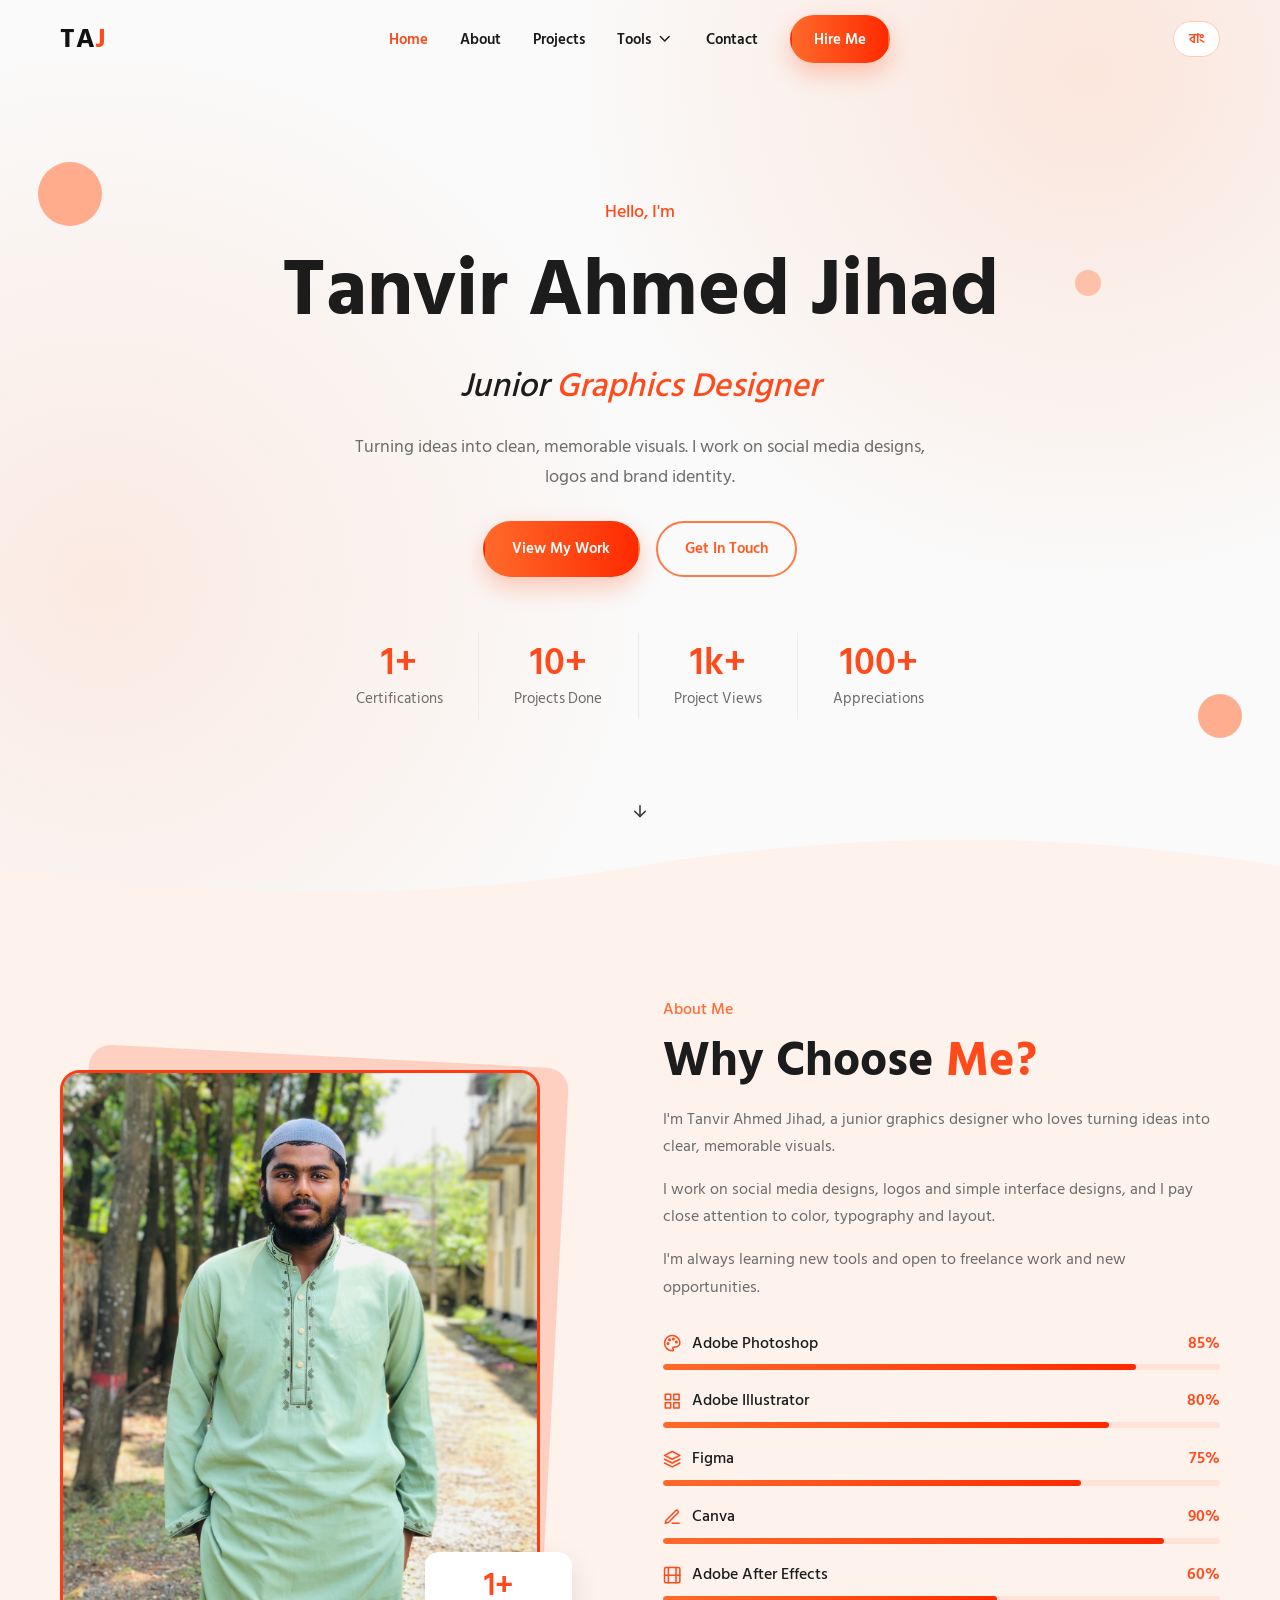
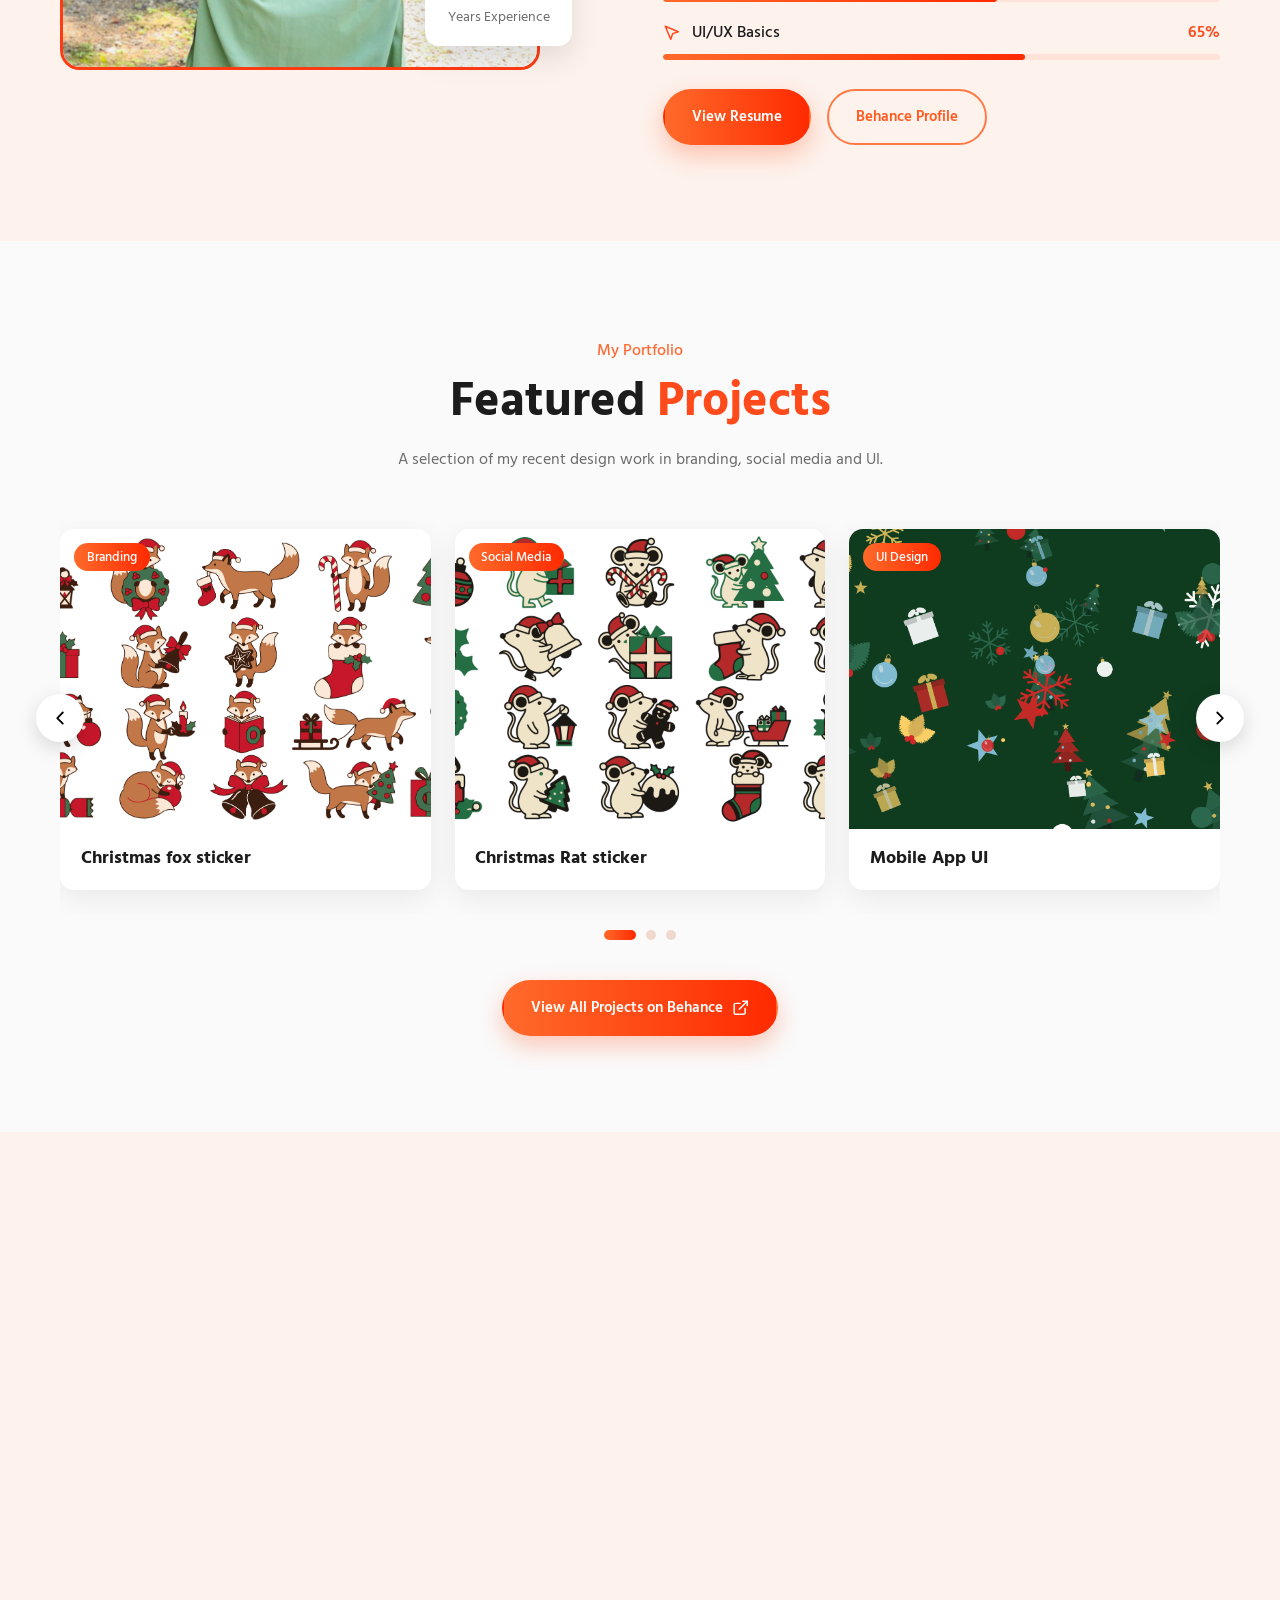
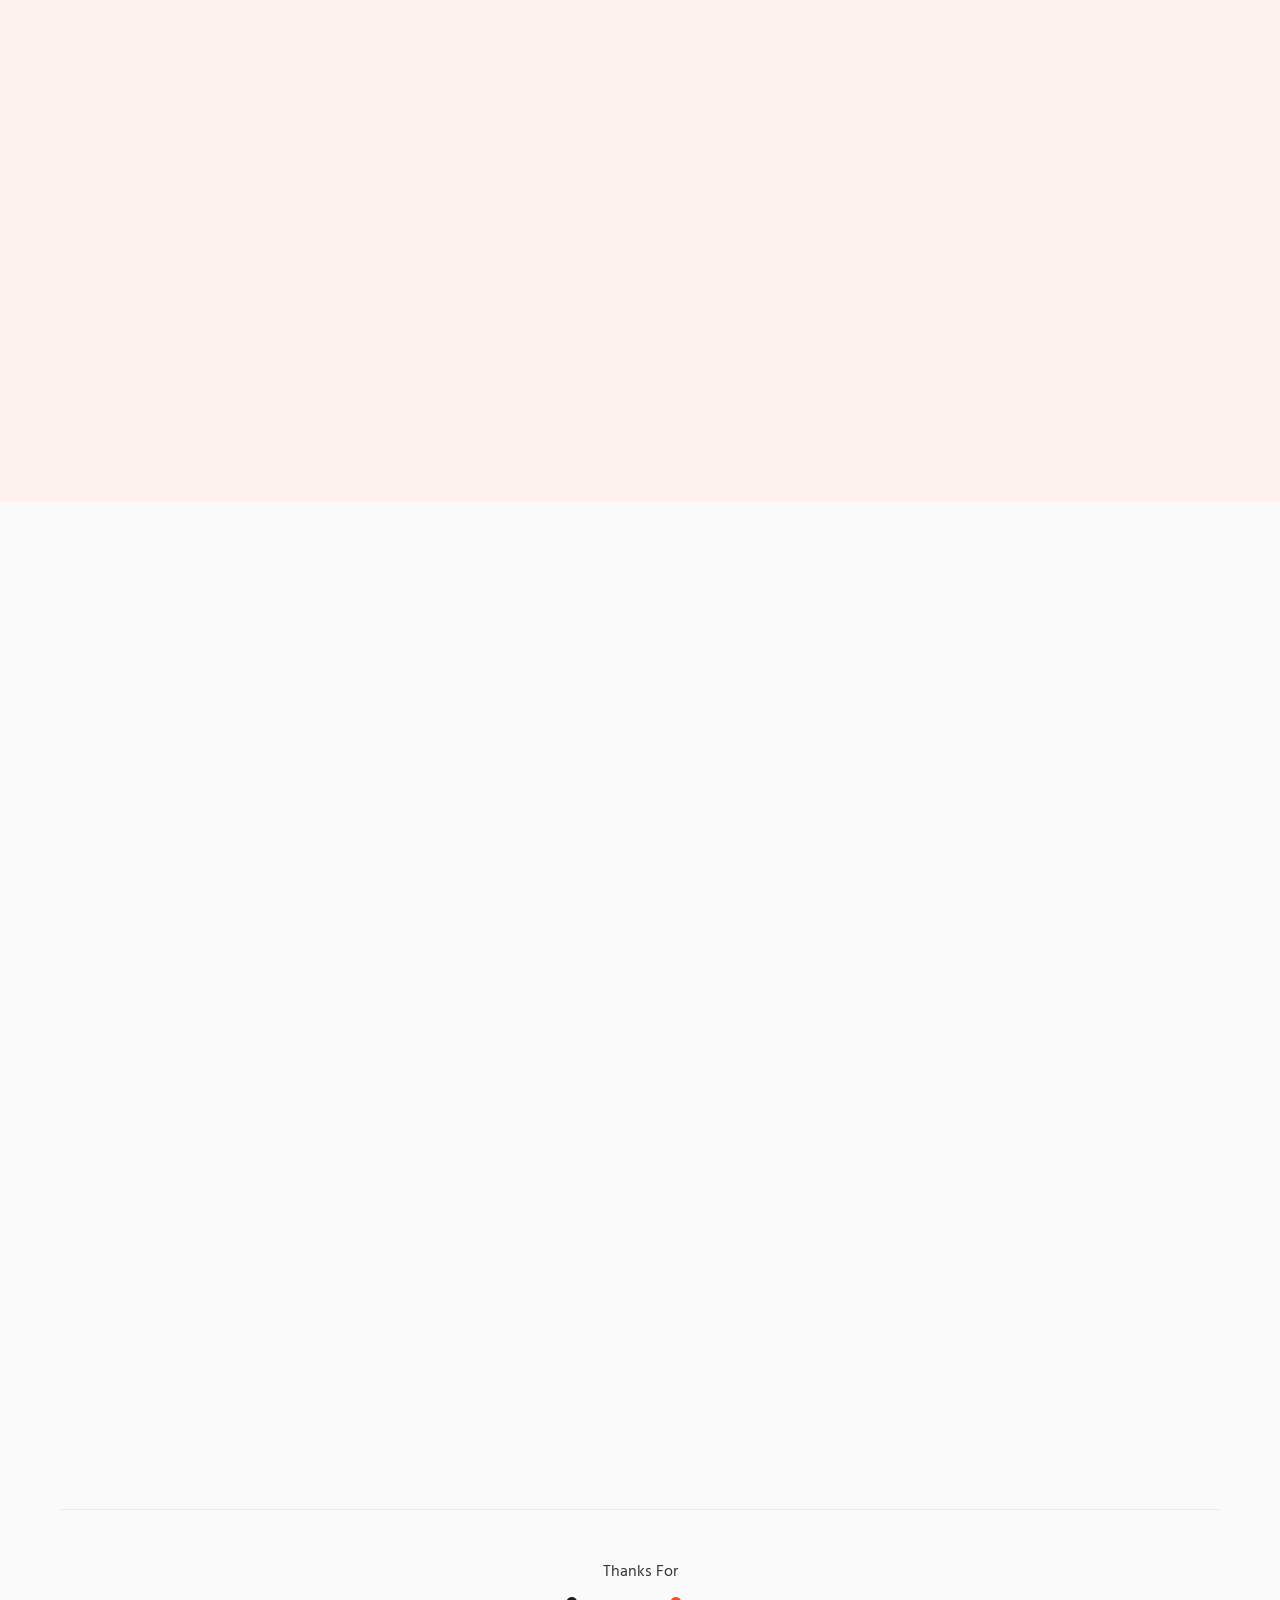
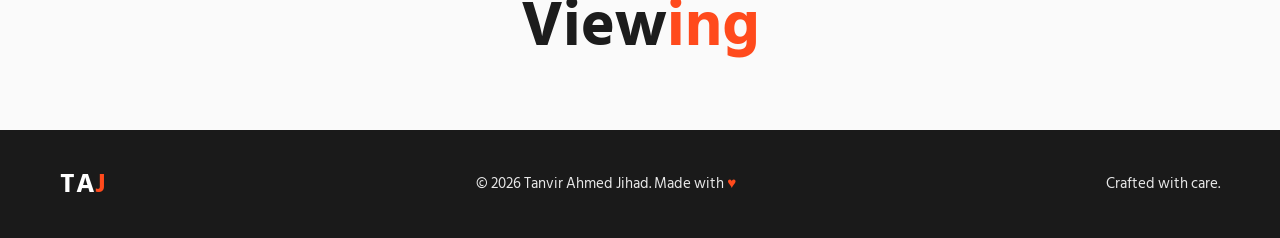
<file: index.html>
<!DOCTYPE html>
<html lang="bn">
<head>
<meta charset="UTF-8">
<meta name="viewport" content="width=device-width, initial-scale=1">
<title>Tanvir Ahmed Jihad | Junior Graphics Designer</title>
<meta name="description" content="Tanvir Ahmed Jihad - Junior Graphics Designer portfolio: social media design, branding and logo design.">
<meta name="author" content="Tanvir Ahmed Jihad">
<meta property="og:title" content="Tanvir Ahmed Jihad | Junior Graphics Designer">
<meta property="og:description" content="Portfolio of Tanvir Ahmed Jihad, Junior Graphics Designer.">
<meta property="og:type" content="website">
<meta name="twitter:card" content="summary_large_image">
<link rel="preconnect" href="https://fonts.googleapis.com">
<link rel="preconnect" href="https://fonts.gstatic.com" crossorigin>
<link href="https://fonts.googleapis.com/css2?family=Hind+Siliguri:wght@300;400;500;600;700&display=swap" rel="stylesheet">
<link rel="stylesheet" href="css/style.css">
</head>
<body>
<svg class="sprite" aria-hidden="true" focusable="false">
  <symbol id="i-pin" viewBox="0 0 24 24"><path d="M21 10c0 7-9 13-9 13s-9-6-9-13a9 9 0 0 1 18 0z"/><circle cx="12" cy="10" r="3"/></symbol>
  <symbol id="i-mail" viewBox="0 0 24 24"><path d="M4 4h16a2 2 0 0 1 2 2v12a2 2 0 0 1-2 2H4a2 2 0 0 1-2-2V6a2 2 0 0 1 2-2z"/><polyline points="22,6 12,13 2,6"/></symbol>
  <symbol id="i-phone" viewBox="0 0 24 24"><path d="M22 16.92v3a2 2 0 0 1-2.18 2 19.79 19.79 0 0 1-8.63-3.07 19.5 19.5 0 0 1-6-6 19.79 19.79 0 0 1-3.07-8.67A2 2 0 0 1 4.11 2h3a2 2 0 0 1 2 1.72c.13.96.36 1.9.7 2.81a2 2 0 0 1-.45 2.11L8.09 9.91a16 16 0 0 0 6 6l1.27-1.27a2 2 0 0 1 2.11-.45c.91.34 1.85.57 2.81.7A2 2 0 0 1 22 16.92z"/></symbol>
  <symbol id="i-brief" viewBox="0 0 24 24"><rect x="2" y="7" width="20" height="14" rx="2"/><path d="M16 21V5a2 2 0 0 0-2-2h-4a2 2 0 0 0-2 2v16"/></symbol>
  <symbol id="i-send" viewBox="0 0 24 24"><line x1="22" y1="2" x2="11" y2="13"/><polygon points="22 2 15 22 11 13 2 9 22 2"/></symbol>
  <symbol id="i-ext" viewBox="0 0 24 24"><path d="M18 13v6a2 2 0 0 1-2 2H5a2 2 0 0 1-2-2V8a2 2 0 0 1 2-2h6"/><polyline points="15 3 21 3 21 9"/><line x1="10" y1="14" x2="21" y2="3"/></symbol>
  <symbol id="i-up" viewBox="0 0 24 24"><polyline points="18 15 12 9 6 15"/></symbol>
  <symbol id="i-down" viewBox="0 0 24 24"><polyline points="6 9 12 15 18 9"/></symbol>
  <symbol id="i-left" viewBox="0 0 24 24"><polyline points="15 18 9 12 15 6"/></symbol>
  <symbol id="i-right" viewBox="0 0 24 24"><polyline points="9 18 15 12 9 6"/></symbol>
  <symbol id="i-arrow" viewBox="0 0 24 24"><line x1="12" y1="5" x2="12" y2="19"/><polyline points="19 12 12 19 5 12"/></symbol>
  <symbol id="i-menu" viewBox="0 0 24 24"><line x1="3" y1="6" x2="21" y2="6"/><line x1="3" y1="12" x2="21" y2="12"/><line x1="3" y1="18" x2="21" y2="18"/></symbol>
  <symbol id="i-x" viewBox="0 0 24 24"><line x1="18" y1="6" x2="6" y2="18"/><line x1="6" y1="6" x2="18" y2="18"/></symbol>
  <symbol id="i-fb" viewBox="0 0 24 24"><path d="M18 2h-3a5 5 0 0 0-5 5v3H7v4h3v8h4v-8h3l1-4h-4V7a1 1 0 0 1 1-1h3z"/></symbol>
  <symbol id="i-wa" viewBox="0 0 24 24"><path d="M21 11.5a8.5 8.5 0 0 1-12.6 7.4L3 21l2.1-5.2A8.5 8.5 0 1 1 21 11.5z"/></symbol>
  <symbol id="i-palette" viewBox="0 0 24 24"><circle cx="13.5" cy="6.5" r="1"/><circle cx="17.5" cy="10.5" r="1"/><circle cx="8.5" cy="7.5" r="1"/><circle cx="6.5" cy="12.5" r="1"/><path d="M12 2C6.5 2 2 6.5 2 12s4.5 10 10 10c.9 0 1.5-.7 1.5-1.5 0-.4-.2-.8-.4-1-.3-.3-.4-.6-.4-1 0-.8.7-1.5 1.5-1.5H16c3.3 0 6-2.7 6-6 0-4.9-4.5-9-10-9z"/></symbol>
  <symbol id="i-grid" viewBox="0 0 24 24"><rect x="3" y="3" width="7" height="7"/><rect x="14" y="3" width="7" height="7"/><rect x="14" y="14" width="7" height="7"/><rect x="3" y="14" width="7" height="7"/></symbol>
  <symbol id="i-layers" viewBox="0 0 24 24"><polygon points="12 2 2 7 12 12 22 7 12 2"/><polyline points="2 17 12 22 22 17"/><polyline points="2 12 12 17 22 12"/></symbol>
  <symbol id="i-pen" viewBox="0 0 24 24"><path d="M12 20h9"/><path d="M16.5 3.5a2.1 2.1 0 0 1 3 3L7 19l-4 1 1-4z"/></symbol>
  <symbol id="i-film" viewBox="0 0 24 24"><rect x="2" y="2" width="20" height="20" rx="2"/><line x1="7" y1="2" x2="7" y2="22"/><line x1="17" y1="2" x2="17" y2="22"/><line x1="2" y1="12" x2="22" y2="12"/></symbol>
  <symbol id="i-cursor" viewBox="0 0 24 24"><path d="M3 3l7.07 16.97 2.51-7.39 7.39-2.51L3 3z"/></symbol>
</svg>

<a class="skip" href="#home">Skip to content</a>

<header class="header" id="header">
  <div class="wrap nav-row">
    <a class="logo" href="#home" aria-label="TAJ">TA<span>J</span></a>
    <nav id="nav" class="nav" aria-label="Main">
      <ul>
        <li><a href="#home" data-link="home" data-i18n="nav.home">Home</a></li>
        <li><a href="#about" data-link="about" data-i18n="nav.about">About</a></li>
        <li><a href="#projects" data-link="projects" data-i18n="nav.projects">Projects</a></li>
        <li class="has-sub">
          <button id="toolsBtn" class="sub-btn" type="button" aria-expanded="false" aria-controls="toolsMenu"><span data-i18n="nav.tools">Tools</span><svg class="ic"><use href="#i-down"/></svg></button>
          <ul id="toolsMenu" class="submenu">
            <li><a href="events.html" data-i18n="nav.events">Events Calendar</a></li>
            <li><a href="software.html" data-i18n="nav.software">Softwares</a></li>
          </ul>
        </li>
        <li><a href="#contact" data-link="contact" data-i18n="nav.contact">Contact</a></li>
        <li class="hire-li"><a class="btn btn-primary btn-sm" href="#contact" data-i18n="nav.hire">Hire Me</a></li>
      </ul>
    </nav>
    <div class="nav-actions">
      <button id="langToggle" class="lang-btn" type="button" aria-label="Change language">EN</button>
      <button id="menuBtn" class="menu-btn" type="button" aria-label="Open menu" aria-expanded="false" aria-controls="nav"><svg class="ic"><use id="menuIcon" href="#i-menu"/></svg></button>
    </div>
  </div>
</header>

<main>
  <!-- HOME -->
  <section id="home" class="hero">
    <i class="blob b1"></i><i class="blob b2"></i><i class="blob b3"></i>
    <div class="wrap hero-in">
      <p class="hello" data-i18n="hero.greeting">Hello, I'm</p>
      <h1 class="hero-name" data-i18n="hero.name">Tanvir Ahmed Jihad</h1>
      <p class="hero-role"><span data-i18n="hero.role1">Junior</span> <span class="acc" data-i18n="hero.role2">Graphics Designer</span></p>
      <p class="hero-desc" data-i18n="hero.desc"></p>
      <div class="cta">
        <a class="btn btn-primary" href="#projects" data-i18n="hero.work">View My Work</a>
        <a class="btn btn-outline" href="#contact" data-i18n="hero.touch">Get In Touch</a>
      </div>
      <ul class="stats">
        <li><b>1+</b><span data-i18n="stats.s1">Certifications</span></li>
        <li><b>10+</b><span data-i18n="stats.s2">Projects Done</span></li>
        <li><b>1k+</b><span data-i18n="stats.s3">Project Views</span></li>
        <li><b>100+</b><span data-i18n="stats.s4">Appreciations</span></li>
      </ul>
    </div>
    <a class="scroll-down" href="#about" aria-label="Scroll down"><svg class="ic"><use href="#i-arrow"/></svg></a>
    <svg class="wave" viewBox="0 0 1440 80" preserveAspectRatio="none" aria-hidden="true"><path d="M0 40c240 40 480 40 720 0s480-40 720 0v40H0z"/></svg>
  </section>

  <!-- ABOUT -->
  <section id="about" class="section tint">
    <div class="wrap about-grid">
      <div class="photo-wrap reveal">
        <img src="assets/images/profile.jpg" alt="Tanvir Ahmed Jihad" width="480" height="600">
        <div class="badge"><b>1+</b><span data-i18n="about.years">Years Experience</span></div>
      </div>
      <div class="reveal">
        <p class="label" data-i18n="about.label">About Me</p>
        <h2 class="h2"><span data-i18n="about.t1">Why Choose</span> <span class="acc" data-i18n="about.t2">Me?</span></h2>
        <p class="muted" data-i18n="about.p1"></p>
        <p class="muted" data-i18n="about.p2"></p>
        <p class="muted" data-i18n="about.p3"></p>
        <ul class="skills">
          <li><div class="sk-head"><svg class="ic"><use href="#i-palette"/></svg><span>Adobe Photoshop</span><em>85%</em></div><div class="bar" role="progressbar" aria-label="Adobe Photoshop" aria-valuenow="85" aria-valuemin="0" aria-valuemax="100"><i data-level="85"></i></div></li>
          <li><div class="sk-head"><svg class="ic"><use href="#i-grid"/></svg><span>Adobe Illustrator</span><em>80%</em></div><div class="bar" role="progressbar" aria-label="Adobe Illustrator" aria-valuenow="80" aria-valuemin="0" aria-valuemax="100"><i data-level="80"></i></div></li>
          <li><div class="sk-head"><svg class="ic"><use href="#i-layers"/></svg><span>Figma</span><em>75%</em></div><div class="bar" role="progressbar" aria-label="Figma" aria-valuenow="75" aria-valuemin="0" aria-valuemax="100"><i data-level="75"></i></div></li>
          <li><div class="sk-head"><svg class="ic"><use href="#i-pen"/></svg><span>Canva</span><em>90%</em></div><div class="bar" role="progressbar" aria-label="Canva" aria-valuenow="90" aria-valuemin="0" aria-valuemax="100"><i data-level="90"></i></div></li>
          <li><div class="sk-head"><svg class="ic"><use href="#i-film"/></svg><span>Adobe After Effects</span><em>60%</em></div><div class="bar" role="progressbar" aria-label="Adobe After Effects" aria-valuenow="60" aria-valuemin="0" aria-valuemax="100"><i data-level="60"></i></div></li>
          <li><div class="sk-head"><svg class="ic"><use href="#i-cursor"/></svg><span>UI/UX Basics</span><em>65%</em></div><div class="bar" role="progressbar" aria-label="UI/UX Basics" aria-valuenow="65" aria-valuemin="0" aria-valuemax="100"><i data-level="65"></i></div></li>
        </ul>
        <div class="cta left">
          <a class="btn btn-primary" href="assets/cv/tanvir-cv.pdf" download data-i18n="about.resume">View Resume</a>
          <a class="btn btn-outline" href="#" target="_blank" rel="noopener" data-i18n="about.behance">Behance Profile</a>
        </div>
      </div>
    </div>
  </section>

  <!-- PROJECTS -->
  <section id="projects" class="section">
    <div class="wrap center reveal">
      <p class="label" data-i18n="projects.label">My Portfolio</p>
      <h2 class="h2"><span data-i18n="projects.t1">Featured</span> <span class="acc" data-i18n="projects.t2">Projects</span></h2>
      <p class="muted narrow" data-i18n="projects.sub"></p>
    </div>
    <div class="wrap carousel" aria-roledescription="carousel" aria-label="Projects">
      <button id="prev" class="arrow prev" type="button" aria-label="Previous"><svg class="ic"><use href="#i-left"/></svg></button>
      <div id="viewport" class="viewport"><div id="track" class="track"></div></div>
      <button id="next" class="arrow next" type="button" aria-label="Next"><svg class="ic"><use href="#i-right"/></svg></button>
    </div>
    <div id="dots" class="dots" role="group" aria-label="Slides"></div>
    <div class="center">
      <a class="btn btn-primary" href="#" target="_blank" rel="noopener"><span data-i18n="projects.all">View All Projects on Behance</span><svg class="ic"><use href="#i-ext"/></svg></a>
    </div>
  </section>

  <!-- CONTACT -->
  <section id="contact" class="section tint">
    <div class="wrap center reveal">
      <h2 class="h2"><span data-i18n="contact.t1">Let's Work</span> <span class="acc" data-i18n="contact.t2">Together</span></h2>
      <p class="muted narrow" data-i18n="contact.sub"></p>
    </div>
    <div class="wrap contact-grid">
      <div class="reveal">
        <h3 class="h3" data-i18n="contact.info">Contact Information</h3>
        <ul class="info">
          <li><span class="ico"><svg class="ic"><use href="#i-pin"/></svg></span><div><b data-i18n="contact.location">Location</b><p data-i18n="contact.locationVal"></p></div></li>
          <li><span class="ico"><svg class="ic"><use href="#i-mail"/></svg></span><div><b data-i18n="contact.emailL">Email</b><p><a href="mailto:tanvir533378@gmail.com">tanvir533378@gmail.com</a></p></div></li>
          <li><span class="ico"><svg class="ic"><use href="#i-phone"/></svg></span><div><b data-i18n="contact.phoneL">Phone</b><p><a href="tel:01516533378">01516533378</a></p></div></li>
          <li><span class="ico"><svg class="ic"><use href="#i-brief"/></svg></span><div><b data-i18n="contact.avail">Availability</b><p data-i18n="contact.availVal"></p></div></li>
        </ul>
      </div>
      <form id="contactForm" class="form-card reveal" action="https://formspree.io/f/meagoggl" method="POST" novalidate>
        <h3 class="h3" data-i18n="contact.formTitle">Send a Message</h3>
        <div class="two">
          <div><label for="f-name" data-i18n="contact.name">Your Name</label><input id="f-name" name="name" type="text" autocomplete="name" data-ph="contact.phName" required></div>
          <div><label for="f-email" data-i18n="contact.email">Your Email</label><input id="f-email" name="email" type="email" autocomplete="email" data-ph="contact.phEmail" required></div>
        </div>
        <label for="f-subject" data-i18n="contact.subject">Subject</label>
        <input id="f-subject" name="_subject" type="text" data-ph="contact.phSubject" required>
        <label for="f-msg" data-i18n="contact.message">Message</label>
        <textarea id="f-msg" name="message" rows="5" data-ph="contact.phMsg" required></textarea>
        <button id="submitBtn" class="btn btn-primary block" type="submit"><span data-i18n="contact.send">Send Message</span><svg class="ic"><use href="#i-send"/></svg></button>
      </form>
    </div>
  </section>

  <!-- FOLLOW -->
  <section class="section follow center">
    <div class="wrap reveal">
      <h2 class="h2 acc" data-i18n="follow.title">Follow Me On</h2>
      <img class="round" src="assets/images/profile.jpg" alt="" width="200" height="200">
      <div class="socials">
        <a href="#" target="_blank" rel="noopener"><b class="be" aria-hidden="true">Bē</b>Behance</a>
        <a href="#" target="_blank" rel="noopener"><svg class="ic"><use href="#i-fb"/></svg>Facebook</a>
        <a href="https://wa.me/8801516533378" target="_blank" rel="noopener"><svg class="ic"><use href="#i-wa"/></svg>Whatsapp</a>
      </div>
      <p class="follow-text" data-i18n="follow.text"></p>
      <a class="btn btn-primary" href="#contact"><span data-i18n="hero.touch">Get In Touch</span><svg class="ic"><use href="#i-mail"/></svg></a>
      <h2 class="h2 tools-h"><span data-i18n="tools.t1">More</span> <span class="acc" data-i18n="tools.t2">Tools!</span></h2>
      <div class="cta">
        <a class="btn btn-outline" href="events.html" data-i18n="nav.events">Events Calendar</a>
        <a class="btn btn-outline" href="software.html" data-i18n="nav.software">Softwares</a>
      </div>
    </div>
  </section>

  <section class="thanks center">
    <p data-i18n="thanks.small">Thanks For</p>
    <h2 class="thanks-h"><span data-i18n="thanks.v1">View</span><span class="acc" data-i18n="thanks.v2">ing</span></h2>
  </section>
</main>

<footer class="footer">
  <div class="wrap foot-row">
    <a class="logo" href="#home" aria-label="TAJ">TA<span>J</span></a>
    <p>© 2026 Tanvir Ahmed Jihad. <span data-i18n="footer.made">Made with</span> <span class="heart" aria-label="love">♥</span></p>
    <p data-i18n="footer.tagline">Crafted with care.</p>
  </div>
</footer>

<button id="toTop" class="to-top" type="button" aria-label="Back to top"><svg class="ic"><use href="#i-up"/></svg></button>
<div id="toast" class="toast" role="status" aria-live="polite"></div>

<script src="js/translations.js"></script>
<script src="data/projects.js"></script>
<script src="js/main.js"></script>
</body>
</html>
</file>
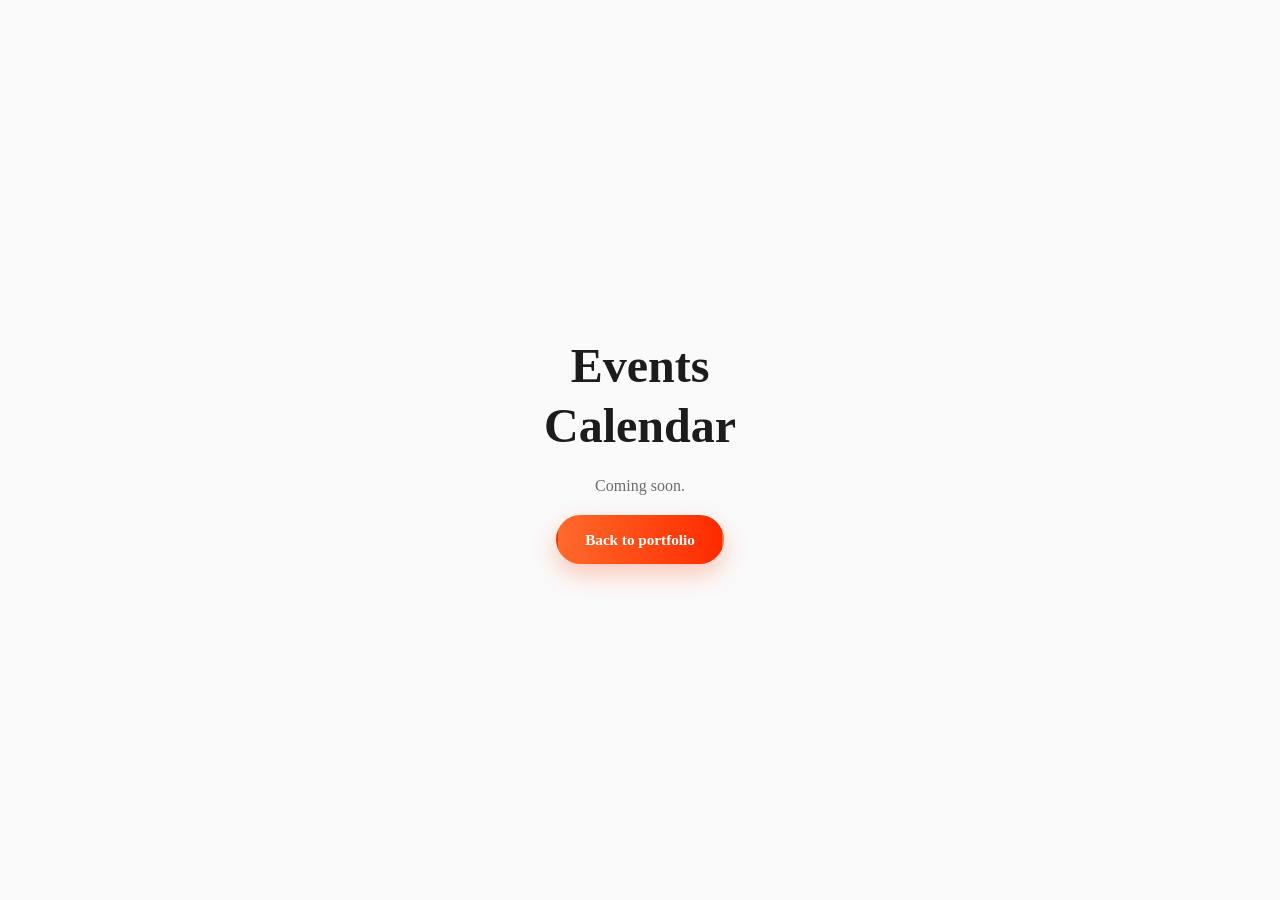
<file: events.html>
<!DOCTYPE html>
<html lang="en"><head><meta charset="UTF-8"><meta name="viewport" content="width=device-width, initial-scale=1"><title>Events Calendar | Tanvir Ahmed Jihad</title>
<link href="https://fonts.googleapis.com/css2?family=Inter:wght@400;600&family=Playfair+Display:wght@700&display=swap" rel="stylesheet">
<link rel="stylesheet" href="css/style.css"></head>
<body><main class="section center stub"><div class="wrap"><h1 class="h2">Events Calendar</h1><p class="muted">Coming soon.</p><a class="btn btn-primary" href="index.html#home">Back to portfolio</a></div></main></body></html>
</file>
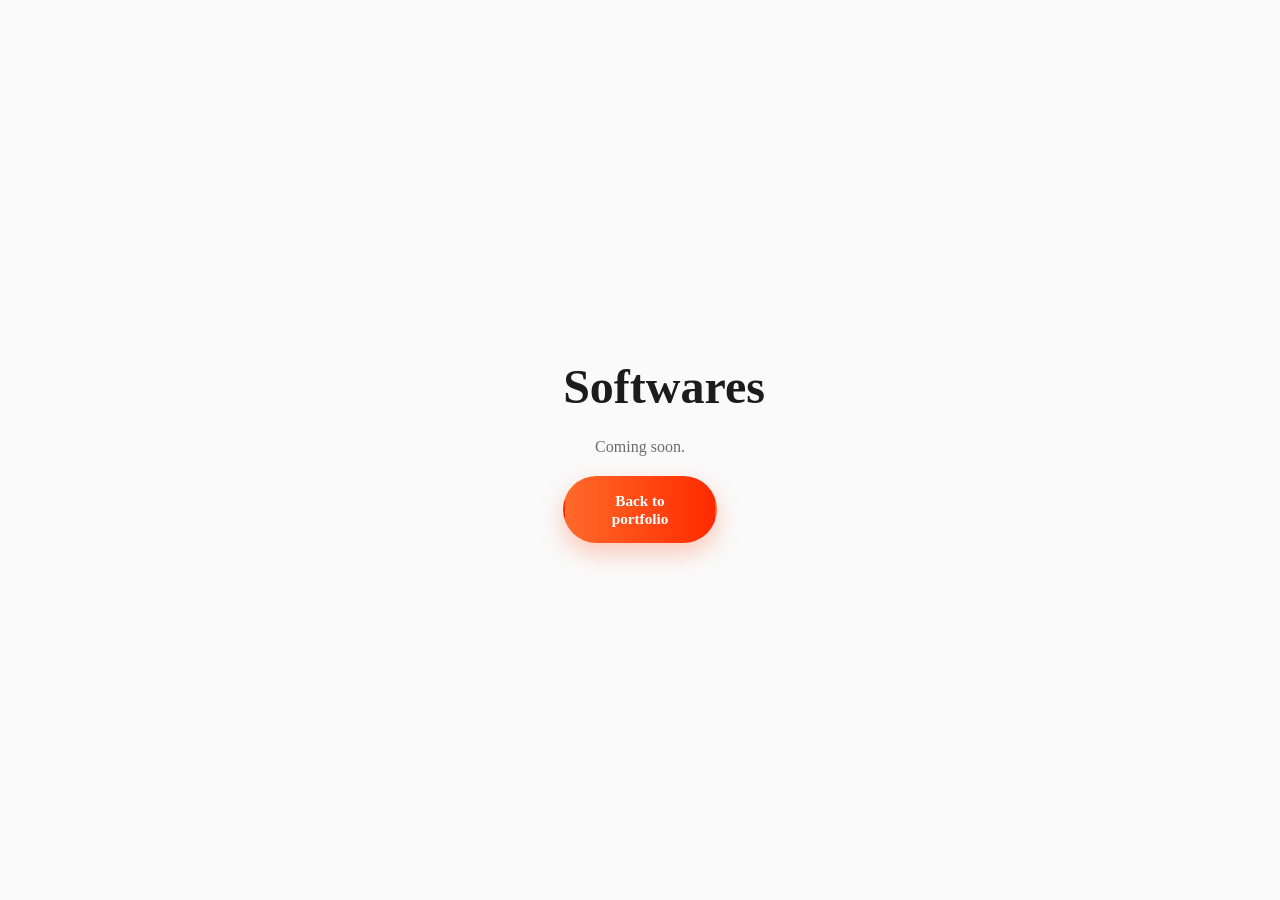
<file: software.html>
<!DOCTYPE html>
<html lang="en"><head><meta charset="UTF-8"><meta name="viewport" content="width=device-width, initial-scale=1"><title>Softwares | Tanvir Ahmed Jihad</title>
<link href="https://fonts.googleapis.com/css2?family=Inter:wght@400;600&family=Playfair+Display:wght@700&display=swap" rel="stylesheet">
<link rel="stylesheet" href="css/style.css"></head>
<body><main class="section center stub"><div class="wrap"><h1 class="h2">Softwares</h1><p class="muted">Coming soon.</p><a class="btn btn-primary" href="index.html#home">Back to portfolio</a></div></main></body></html>
</file>
<file: css/style.css>
:root{--bg:#fafafa;--tint:#fdf2ec;--text:#1c1c1c;--muted:#6c6c6c;--line:#ececec;--acc:#ff4a1c;--grad:linear-gradient(90deg,#ff6a2b,#ff2a00);--serif:'Playfair Display','Noto Serif Bengali',serif;--sans:'Inter','Noto Sans Bengali',sans-serif}
*,*::before,*::after{box-sizing:border-box}
html{scroll-behavior:smooth}
body{margin:0;font-family:Hind siliguri;background:var(--bg);color:var(--text);line-height:1.7;overflow-x:hidden}
img{max-width:100%;display:block}
a{color:inherit;text-decoration:none}
ul{list-style:none;margin:0;padding:0}
p{margin:0 0 1rem}
h1,h2,h3{font-family:Hind siliguri;margin:0;line-height:1.25}
:focus-visible{outline:2px solid var(--acc);outline-offset:3px}
.sprite{position:absolute;width:0;height:0;overflow:hidden}
.ic{width:1.15em;height:1.15em;fill:none;stroke:currentColor;stroke-width:2;stroke-linecap:round;stroke-linejoin:round;flex:none}
.skip{position:absolute;left:-999px;top:0;background:var(--acc);color:#fff;padding:.5rem 1rem;z-index:300}
.skip:focus{left:0}
.wrap{width:min(1160px,100% - 3rem);margin-inline:auto}
.center{text-align:center}
.acc{color:var(--acc)}
.muted{color:var(--muted)}
.narrow{max-width:620px;margin-inline:auto}
section[id]{scroll-margin-top:70px}

/* Header */
.header{position:fixed;inset:0 0 auto 0;z-index:100;transition:background .3s ease,box-shadow .3s ease}
.header.scrolled,.header.open{background:#fff;box-shadow:0 2px 20px rgba(0,0,0,.06)}
.nav-row{display:flex;align-items:center;justify-content:space-between;height:78px;transition:height .3s ease}
.header.scrolled .nav-row{height:68px}
.logo{font:700 1.7rem Hind siliguri;color:#111;letter-spacing:.02em}
.logo span{color:var(--acc)}
.nav ul{display:flex;align-items:center;gap:2rem}
.nav a:where(:not(.btn)),.sub-btn{font:600 .95rem Hind siliguri;color:#1a1a1a;background:none;border:0;cursor:pointer;padding:.3rem 0;display:inline-flex;align-items:center;gap:.3rem;transition:color .2s ease}
.nav a:where(:not(.btn)):hover,.nav a.active,.sub-btn:hover{color:var(--acc)}
.has-sub{position:relative}
.submenu{position:absolute;top:100%;left:-1rem;min-width:190px;background:#fff;border-radius:12px;box-shadow:0 12px 30px rgba(0,0,0,.1);padding:.5rem;display:block!important;opacity:0;visibility:hidden;transform:translateY(8px);transition:all .2s ease}
.has-sub.open .submenu,.has-sub:hover .submenu{opacity:1;visibility:visible;transform:none}
.submenu a{display:block;padding:.55rem .9rem;border-radius:8px}
.submenu a:hover{background:var(--tint)}
.nav-actions{display:flex;align-items:center;gap:.6rem}
.lang-btn{height:36px;padding:0 .9rem;border-radius:99px;border:1.5px solid #ffc9b5;background:#fff;color:var(--acc);font:600 .8rem Hind siliguri;cursor:pointer}
.menu-btn{display:none;width:40px;height:40px;background:none;border:0;cursor:pointer;color:#111;font-size:1.4rem;align-items:center;justify-content:center}

/* Buttons */
.btn{display:inline-flex;align-items:center;justify-content:center;gap:.55rem;padding:.85rem 1.7rem;border-radius:99px;font:600 .95rem Hind siliguri;cursor:pointer;border:2px solid transparent;transition:transform .2s ease,box-shadow .2s ease,background .2s ease,color .2s ease}
.btn-primary{background:var(--grad);color:#fff;box-shadow:0 10px 25px rgba(255,70,10,.28)}
.btn-primary:hover{transform:translateY(-2px);box-shadow:0 14px 30px rgba(255,70,10,.38)}
.btn-outline{background:transparent;color:#ff5a1f;border-color:#ff7a45}
.btn-outline:hover{background:#ff5a1f;color:#fff}
.btn-sm{padding:.6rem 1.4rem}
.btn.block{width:100%}
.btn:disabled{opacity:.65;cursor:wait}
.cta{display:flex;flex-wrap:wrap;justify-content:center;gap:1rem;margin-top:1.8rem}
.cta.left{justify-content:flex-start}

/* Hero */
.hero{position:relative;min-height:100vh;display:flex;align-items:center;padding:8rem 0 7rem;background:radial-gradient(circle at 85% 8%,rgba(255,150,100,.2),transparent 38%),radial-gradient(circle at 8% 65%,rgba(255,150,100,.16),transparent 42%)}
.hero-in{text-align:center;position:relative;z-index:2}
.hello{color:var(--acc);font-weight:500;font-size:1.1rem;margin-bottom:.8rem}
.hero-name{font-size:clamp(2.6rem,7vw,5rem);font-weight:700}
.hero-role{font:italic 500 clamp(1.4rem,3vw,2.1rem) Hind siliguri;margin:1.2rem 0}
.hero-desc{max-width:600px;margin:0 auto;color:var(--muted);font-size:1.1rem}
.stats{display:flex;justify-content:center;flex-wrap:wrap;margin-top:3.5rem}
.stats li{padding:.4rem 2.2rem;text-align:center;border-left:1px solid var(--line)}
.stats li:first-child{border-left:0}
.stats b{display:block;font:600 2.4rem/1.2 Hind siliguri;color:var(--acc)}
.stats span{color:var(--muted);font-size:.95rem}
.scroll-down{position:absolute;left:50%;bottom:4.4rem;transform:translateX(-50%);z-index:3;color:#333;animation:bounce 2s ease-in-out infinite}
@keyframes bounce{50%{transform:translate(-50%,6px)}}
.wave{position:absolute;left:0;bottom:-1px;width:100%;height:70px;fill:var(--tint)}
.blob{position:absolute;border-radius:50%;background:#ff9a73;opacity:.8;animation:float 7s ease-in-out infinite}
.b1{width:64px;height:64px;left:3%;top:18%}
.b2{width:26px;height:26px;right:14%;top:30%;opacity:.55;animation-delay:-2s}
.b3{width:44px;height:44px;right:3%;bottom:18%;animation-delay:-4s}
@keyframes float{50%{transform:translateY(-18px)}}

/* Sections */
.section{padding:6rem 0}
.tint{background:var(--tint)}
.label{color:#ff6b35;font-weight:500;margin-bottom:.4rem}
.h2{font-size:clamp(2rem,4.5vw,3rem);font-weight:700;margin-bottom:1rem}
.h3{font-size:1.6rem;font-weight:700;margin-bottom:1.5rem}

/* About */
.about-grid{display:grid;grid-template-columns:1fr 1.05fr;gap:4.5rem;align-items:center}
.photo-wrap{position:relative;max-width:480px;width:100%}
.photo-wrap::before{content:"";position:absolute;inset:-14px -14px 14px 14px;background:rgba(255,120,80,.28);border-radius:22px;transform:rotate(3deg)}
.photo-wrap img{position:relative;width:100%;aspect-ratio:4/5;object-fit:cover;border:3px solid #ff3b14;border-radius:20px;background:#fff}
.badge{position:absolute;right:-2rem;bottom:1.5rem;background:#fff;border-radius:14px;padding:1rem 1.4rem;text-align:center;box-shadow:0 12px 30px rgba(0,0,0,.1)}
.badge b{display:block;font:600 2rem/1.1 Hind siliguri;color:var(--acc)}
.badge span{color:var(--muted);font-size:.9rem}
.skills{margin:1.8rem 0 0;display:grid;gap:1.1rem}
.sk-head{display:flex;align-items:center;gap:.7rem;font-weight:500}
.sk-head .ic{color:var(--acc)}
.sk-head em{margin-left:auto;font-style:normal;color:var(--acc);font-weight:600}
.bar{height:6px;border-radius:99px;background:#ffe3d8;margin-top:.45rem;overflow:hidden}
.bar i{display:block;height:100%;width:0;background:var(--grad);border-radius:99px;transition:width 1.2s cubic-bezier(.2,.8,.2,1)}

/* Carousel */
.carousel{position:relative;margin-top:3rem}
.viewport{overflow:hidden;padding:.5rem 0 1.5rem}
.track{display:flex;gap:24px;transition:transform .5s ease}
.card{display:block;background:#fff;border-radius:14px;overflow:hidden;box-shadow:0 8px 28px rgba(0,0,0,.07);transition:transform .3s ease,box-shadow .3s ease}
.card:hover{transform:translateY(-4px);box-shadow:0 14px 34px rgba(255,90,30,.16)}
.card-img{position:relative}
.card img{width:100%;aspect-ratio:4/3;object-fit:cover}
.tag{position:absolute;left:14px;top:14px;background:var(--grad);color:#fff;font:500 .8rem Hind siliguri;padding:.25rem .8rem;border-radius:99px}
.card h3{font-size:1.1rem;font-weight:700;padding:1.1rem 1.3rem 1.3rem}
.arrow{position:absolute;top:44%;z-index:5;width:48px;height:48px;border-radius:50%;border:0;background:#fff;box-shadow:0 6px 20px rgba(0,0,0,.14);cursor:pointer;display:grid;place-items:center;font-size:1.2rem;transition:color .2s ease,transform .2s ease}
.arrow:hover{color:var(--acc);transform:scale(1.08)}
.prev{left:-24px}.next{right:-24px}
.dots{display:flex;justify-content:center;gap:.6rem;margin:1rem 0 2.5rem;flex-wrap:wrap}
.dot{width:10px;height:10px;border-radius:99px;border:0;padding:0;background:#f0d8cc;cursor:pointer;transition:all .3s ease}
.dot.active{width:32px;background:var(--grad)}

/* Contact */
.contact-grid{display:grid;grid-template-columns:1fr 1fr;gap:4rem;margin-top:3.5rem;align-items:start}
.info{display:grid;gap:1.4rem}
.info li{display:flex;gap:1rem;align-items:center}
.info b{font-weight:600}
.info p{margin:0;color:var(--muted)}
.info a:hover{color:var(--acc)}
.ico{width:50px;height:50px;border-radius:50%;background:var(--grad);color:#fff;display:grid;place-items:center;flex:none;box-shadow:0 8px 18px rgba(255,70,10,.28)}
.form-card{background:#fff;border-radius:22px;padding:2.2rem;box-shadow:0 14px 40px rgba(0,0,0,.07)}
.two{display:grid;grid-template-columns:1fr 1fr;gap:1rem}
label{display:block;font-size:.9rem;font-weight:500;margin:1.1rem 0 .4rem}
.two label{margin-top:0}
input,textarea{width:100%;padding:.8rem 1rem;border:1px solid #e6e6e6;border-radius:10px;background:#f8f8f8;font:inherit;color:var(--text);transition:border-color .2s ease,box-shadow .2s ease}
input:focus,textarea:focus{outline:none;border-color:#ff7a45;background:#fff;box-shadow:0 0 0 3px rgba(255,106,43,.15)}
input.invalid,textarea.invalid{border-color:#e5384f}
.form-card .btn{margin-top:1.6rem}

/* Follow */
.follow{padding-bottom:3rem}
.round{width:200px;height:200px;border-radius:50%;object-fit:cover;margin:1.8rem auto;border:4px solid #ff3b14;box-shadow:0 12px 30px rgba(255,59,20,.25);filter:grayscale(1)}
.socials{display:flex;flex-wrap:wrap;justify-content:center;gap:1rem;max-width:420px;margin:0 auto}
.socials a{display:inline-flex;align-items:center;gap:.6rem;background:#fff;padding:.75rem 1.4rem;border-radius:99px;font-weight:500;box-shadow:0 6px 18px rgba(0,0,0,.07);transition:transform .2s ease,color .2s ease}
.socials a:hover{transform:translateY(-3px);color:var(--acc)}
.be{font:700 1.05rem Hind siliguri}
.follow-text{font-size:1.2rem;font-weight:500;max-width:300px;margin:1.8rem auto}
.tools-h{margin-top:4.5rem}

.thanks{padding:3rem 0 4rem;border-top:1px solid var(--line);width:min(1160px,100% - 3rem);margin:2rem auto 0}
.thanks p{margin:0;color:#333}
.thanks-h{font-size:clamp(2.6rem,6vw,4rem)}

/* Footer */
.footer{background:#1a1a1a;color:#e8e8e8;padding:2rem 0}
.foot-row{display:flex;justify-content:space-between;align-items:center;gap:1rem;flex-wrap:wrap}
.foot-row p{margin:0;font-size:.95rem}
.footer .logo{color:#fff}
.heart{color:var(--acc)}

/* Back to top, toast */
.to-top{position:fixed;right:1.6rem;bottom:1.6rem;width:48px;height:48px;border-radius:50%;border:0;background:rgba(255,130,90,.35);color:var(--acc);cursor:pointer;display:grid;place-items:center;font-size:1.3rem;opacity:0;pointer-events:none;transition:all .3s ease;z-index:90;backdrop-filter:blur(6px)}
.to-top.show{opacity:1;pointer-events:auto}
.to-top:hover{background:var(--acc);color:#fff}
.toast{position:fixed;top:92px;left:50%;transform:translate(-50%,-30px);opacity:0;pointer-events:none;background:#fff;padding:1rem 1.6rem;border-radius:14px;border-left:5px solid #2fb170;box-shadow:0 14px 40px rgba(0,0,0,.18);max-width:90vw;transition:all .35s ease;z-index:200}
.toast.show{opacity:1;transform:translate(-50%,0)}
.toast.error{border-left-color:#e5384f}

/* Reveal */
.reveal{opacity:0;transform:translateY(26px);transition:opacity .7s ease,transform .7s ease}
.reveal.in{opacity:1;transform:none}

/* Responsive */
@media (max-width:1100px){.prev{left:-8px}.next{right:-8px}}
@media (max-width:860px){
  .about-grid,.contact-grid{grid-template-columns:1fr;gap:3rem}
  .photo-wrap{margin-inline:auto}
  .badge{right:-.5rem}
  .section{padding:4.5rem 0}
}
@media (max-width:760px){
  .menu-btn{display:inline-flex}
  .nav{position:absolute;top:100%;left:0;right:0;background:#fff;box-shadow:0 14px 24px rgba(0,0,0,.08);padding:0 1.5rem;max-height:0;overflow:hidden;visibility:hidden;transition:max-height .35s ease,padding .35s ease}
  .header.open .nav{max-height:520px;padding:1rem 1.5rem 1.6rem;visibility:visible}
  .nav ul{flex-direction:column;align-items:stretch;gap:0}
  .nav li>a:where(:not(.btn)),.sub-btn{width:100%;padding:.9rem 0}
  .submenu{position:static;box-shadow:none;padding:0 0 0 1rem;min-width:0;opacity:1;visibility:visible;transform:none;max-height:0;overflow:hidden;transition:max-height .3s ease}
  .has-sub:hover .submenu{max-height:0}
  .has-sub.open .submenu{max-height:140px}
  .hire-li{margin-top:.8rem}
  .hire-li .btn{width:100%}
  .arrow{display:none}
  .stats li{flex:0 0 33.33%;padding:.8rem .5rem;border-left:0}
  .stats b{font-size:2rem}
  .hero{padding-bottom:6rem}
}
@media (max-width:520px){
  .two{grid-template-columns:1fr}
  .form-card{padding:1.5rem}
  .foot-row{justify-content:center;text-align:center;flex-direction:column}
  .cta .btn{width:100%}
}
@media (prefers-reduced-motion:reduce){*,*::before,*::after{animation:none!important;transition:none!important}html{scroll-behavior:auto}.reveal{opacity:1;transform:none}}
.stub{min-height:100vh;display:grid;place-content:center}
</file>
